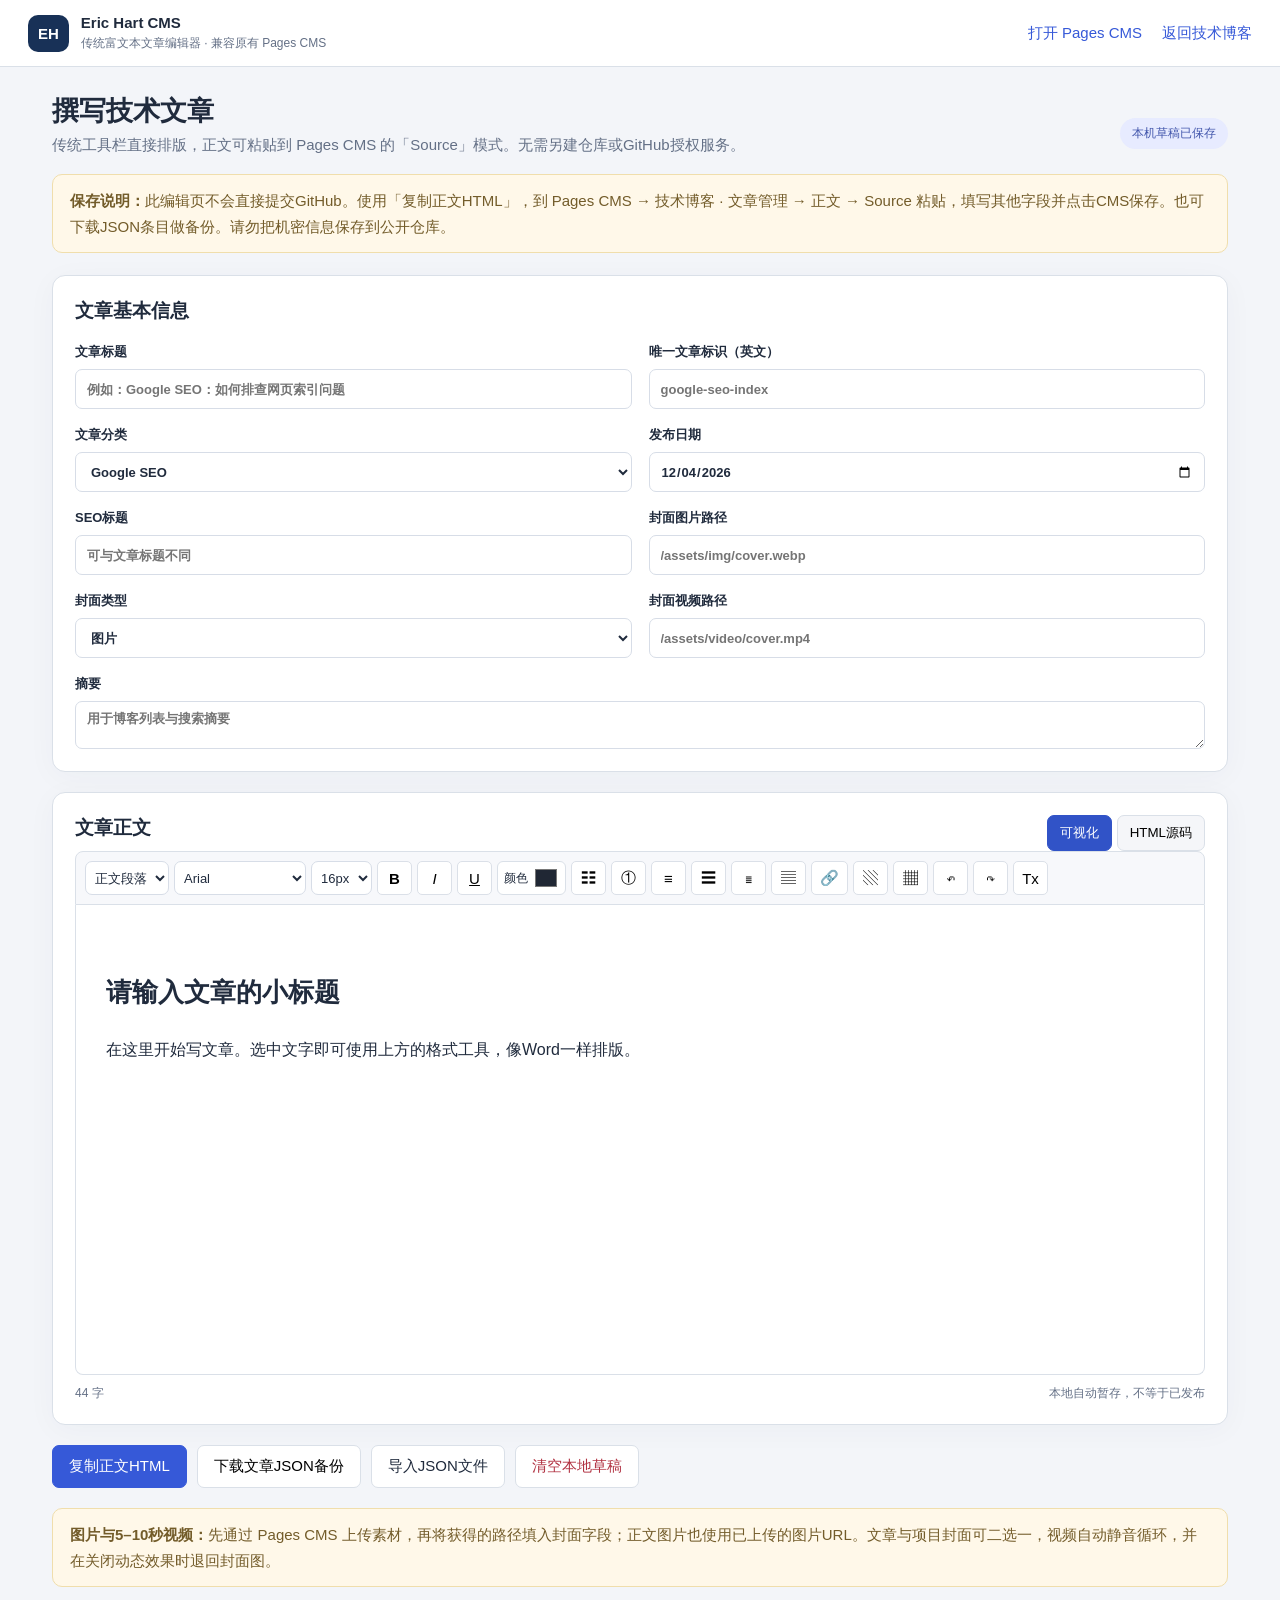
<file: article-editor.html>
<!doctype html>
<html lang="zh-CN">
<head>
<meta charset="utf-8">
<meta name="viewport" content="width=device-width,initial-scale=1">
<meta name="robots" content="noindex,nofollow">
<title>文章工具栏编辑器 · Eric Hart CMS</title>
<link rel="stylesheet" href="assets/styles/article-editor.css">
</head>
<body>
<header class="topbar"><div class="brand"><span class="symbol">EH</span><div><strong>Eric Hart CMS</strong><small>传统富文本文章编辑器 · 兼容原有 Pages CMS</small></div></div>
<nav><a href="https://app.pagescms.org/" target="_blank" rel="noopener noreferrer">打开 Pages CMS</a><a href="blog.html">返回技术博客</a></nav></header>
<main class="workspace">
<div class="intro"><div><h1>撰写技术文章</h1><p>传统工具栏直接排版，正文可粘贴到 Pages CMS 的「Source」模式。无需另建仓库或GitHub授权服务。</p></div><span class="status" id="savedStatus">本地草稿</span></div>
<div class="notice"><strong>保存说明：</strong>此编辑页不会直接提交GitHub。使用「复制正文HTML」，到 Pages CMS → 技术博客 · 文章管理 → 正文 → Source 粘贴，填写其他字段并点击CMS保存。也可下载JSON条目做备份。请勿把机密信息保存到公开仓库。</div>
<section class="panel">
<h2>文章基本信息</h2>
<div class="formgrid">
<label>文章标题 <input id="articleTitle" placeholder="例如：Google SEO：如何排查网页索引问题"></label>
<label>唯一文章标识（英文）<input id="slug" pattern="[a-z0-9-]+" placeholder="google-seo-index"></label>
<label>文章分类<select id="category"><option>Google SEO</option><option>AI与自动化</option><option>B2B数字营销</option><option>网站运营</option><option>设计与视频</option><option>工作思考</option><option>其他</option></select></label>
<label>发布日期<input type="date" id="date"></label>
<label>SEO标题<input id="seoTitle" placeholder="可与文章标题不同"></label>
<label>封面图片路径<input id="cover" placeholder="/assets/img/cover.webp"></label>
<label>封面类型<select id="coverType"><option value="image">图片</option><option value="video">短视频（5–10秒）</option></select></label>
<label>封面视频路径<input id="coverVideo" placeholder="/assets/video/cover.mp4"></label>
<label class="wide">摘要<textarea id="excerpt" rows="2" placeholder="用于博客列表与搜索摘要"></textarea></label>
</div>
</section>
<section class="panel">
<div class="editor-header"><h2>文章正文</h2><div class="mode"><button id="visualMode" class="selected" type="button">可视化</button><button id="sourceMode" type="button">HTML源码</button></div></div>
<div id="toolbar" class="toolbar" role="toolbar" aria-label="文字排版工具栏">
<label title="段落和标题"><select id="format"><option value="p">正文段落</option><option value="h2">二级标题</option><option value="h3">三级标题</option><option value="h4">四级标题</option><option value="blockquote">引用</option></select></label>
<label title="字体"><select id="font"><option value="Arial">Arial</option><option value="Microsoft YaHei">微软雅黑</option><option value="SimSun">宋体</option><option value="Georgia">Georgia</option><option value="Times New Roman">Times New Roman</option></select></label>
<label title="字号"><select id="fontSize"><option value="14">14px</option><option value="16" selected>16px</option><option value="18">18px</option><option value="20">20px</option><option value="24">24px</option></select></label>
<button type="button" data-cmd="bold" title="加粗"><b>B</b></button><button type="button" data-cmd="italic" title="斜体"><i>I</i></button><button type="button" data-cmd="underline" title="下划线"><u>U</u></button>
<label title="字体颜色" class="color">颜色<input id="color" type="color" value="#202734"></label>
<button type="button" data-cmd="insertUnorderedList" title="无序列表">☷</button><button type="button" data-cmd="insertOrderedList" title="编号列表">①</button>
<button type="button" data-cmd="justifyLeft" title="左对齐">≡</button><button type="button" data-cmd="justifyCenter" title="居中">☰</button><button type="button" data-cmd="justifyRight" title="右对齐">≣</button><button type="button" data-cmd="justifyFull" title="两端对齐">▤</button>
<button type="button" id="insertLink" title="插入超链接">🔗</button><button type="button" id="insertImage" title="插入图片路径">▧</button><button type="button" id="insertTable" title="插入表格">▦</button>
<button type="button" data-cmd="undo" title="撤销">↶</button><button type="button" data-cmd="redo" title="重做">↷</button><button type="button" data-cmd="removeFormat" title="清除样式">Tx</button>
</div>
<div id="editor" class="page-content" contenteditable="true" spellcheck="true" aria-label="文章正文"><h2>请输入文章的小标题</h2><p>在这里开始写文章。选中文字即可使用上方的格式工具，像Word一样排版。</p></div>
<textarea id="source" class="source" spellcheck="false" aria-label="文章HTML源码" hidden></textarea>
<div class="editor-foot"><span id="stats">0 字</span><span>本地自动暂存，不等于已发布</span></div>
</section>
<div class="actions">
<button id="copy" class="primary" type="button">复制正文HTML</button>
<button id="download" type="button">下载文章JSON备份</button>
<label class="import">导入JSON文件<input id="importFile" type="file" accept=".json,application/json" hidden></label>
<button id="clear" class="danger" type="button">清空本地草稿</button>
</div>
<div class="notice bottom"><strong>图片与5–10秒视频：</strong>先通过 Pages CMS 上传素材，再将获得的路径填入封面字段；正文图片也使用已上传的图片URL。文章与项目封面可二选一，视频自动静音循环，并在关闭动态效果时退回封面图。</div>
</main>
<script src="assets/js/article-editor.js"></script>
</body>
</html>
</file>
<file: assets/styles/article-editor.css>
:root{color-scheme:light;--blue:#3659d8;--ink:#202b3d;--line:#dae0e8;--muted:#647086;--bg:#f3f5f9}*{box-sizing:border-box}body{margin:0;background:var(--bg);color:var(--ink);font-family:Arial,"Microsoft YaHei",sans-serif;font-size:15px}.topbar{display:flex;justify-content:space-between;align-items:center;gap:16px;padding:14px max(28px,calc((100% - 1230px)/2));background:#fff;border-bottom:1px solid var(--line)}.brand{display:flex;gap:12px;align-items:center}.brand>div{display:flex;flex-direction:column;gap:4px}.brand small{color:var(--muted);font-size:12px}.symbol{background:#183157;color:white;border-radius:10px;padding:10px;font-weight:700}.topbar nav{display:flex;gap:20px}.topbar a{color:var(--blue);text-decoration:none}.workspace{max-width:1220px;margin:26px auto;padding:0 22px 45px}.intro{display:flex;justify-content:space-between;align-items:center;gap:16px}.intro h1{font-size:27px;margin:0 0 7px}.intro p{margin:0 0 19px;color:var(--muted)}.status{background:#e7ebff;border-radius:20px;color:#4256ac;padding:7px 12px;font-size:12px;white-space:nowrap}.notice{background:#fff8e9;border:1px solid #f0deac;border-radius:10px;padding:13px 17px;margin-bottom:22px;color:#735c2a;line-height:1.7}.panel{background:#fff;border:1px solid var(--line);border-radius:13px;padding:22px;margin:20px 0;box-shadow:0 5px 30px rgba(40,52,87,.035)}.panel h2{font-size:19px;margin:0 0 19px}.formgrid{display:grid;grid-template-columns:1fr 1fr;gap:17px}.formgrid label{display:flex;flex-direction:column;gap:8px;font-size:13px;font-weight:600}.formgrid .wide{grid-column:1/-1}input,textarea,select{font:inherit;border:1px solid #d7dde7;background:white;color:var(--ink);border-radius:7px;min-height:40px;padding:8px 11px;max-width:100%}input:focus,textarea:focus,select:focus{outline:2px solid #8b9ef2;outline-offset:1px}.formgrid textarea{resize:vertical}.editor-header{display:flex;justify-content:space-between;gap:10px;align-items:center}.editor-header h2{margin-bottom:10px}.mode{display:flex;gap:5px}.mode button{border:1px solid var(--line);background:#f5f6f9;padding:8px 12px;border-radius:7px;cursor:pointer}.mode button.selected{background:#3153c7;color:white;border-color:#3153c7}.toolbar{background:#f7f8fb;border:1px solid var(--line);border-radius:8px 8px 0 0;padding:9px;display:flex;align-items:center;gap:5px;flex-wrap:wrap}.toolbar label select{height:34px;min-height:34px;padding:5px;max-width:132px;font-size:13px}.toolbar button{background:white;border:1px solid #dbe0e8;border-radius:5px;min-width:35px;height:34px;padding:4px 8px;cursor:pointer;font-size:15px}.toolbar button:hover{background:#e4eafa}.toolbar .color{display:flex;align-items:center;gap:5px;background:white;border:1px solid var(--line);padding:3px 6px;border-radius:6px;font-size:12px}.toolbar .color input{min-width:26px;width:26px;min-height:26px;height:26px;padding:0;border:0}.page-content,.source{border:1px solid var(--line);border-top:0;width:100%;min-height:470px;padding:26px 30px;font:16px/1.85 Arial,"Microsoft YaHei",sans-serif;outline:0;background:#fff;border-radius:0 0 8px 8px}.page-content:focus,.source:focus{box-shadow:inset 0 0 0 1px #7693e4}.page-content h2{font-size:1.6em;margin:1.5em 0 .7em}.page-content h3{font-size:1.35em}.page-content img{max-width:100%;height:auto}.page-content table{border-collapse:collapse;max-width:100%}.page-content td,.page-content th{border:1px solid #bfc6d3;padding:8px 12px}.page-content blockquote{border-left:4px solid #456fc8;padding:8px 18px;background:#f2f6fc}.source{display:block;resize:vertical;font:13px/1.6 Consolas,Monaco,monospace}.source[hidden],.page-content[hidden]{display:none}.editor-foot{display:flex;justify-content:space-between;gap:10px;color:var(--muted);font-size:12px;margin-top:10px}.actions{display:flex;align-items:center;flex-wrap:wrap;gap:10px}.actions button,.actions .import{cursor:pointer;font:inherit;border:1px solid var(--line);border-radius:7px;background:#fff;padding:11px 16px}.actions .primary{background:var(--blue);border-color:var(--blue);color:white}.actions .danger{color:#b13242}.actions button:hover,.actions .import:hover{filter:brightness(.96)}.bottom{margin-top:20px}@media(max-width:720px){.topbar{padding:12px 18px;align-items:flex-start}.topbar nav{flex-direction:column;gap:5px;font-size:12px}.workspace{padding:0 12px}.intro{align-items:flex-start}.intro h1{font-size:23px}.formgrid{grid-template-columns:1fr}.panel{padding:15px}.page-content,.source{padding:15px;min-height:370px}.toolbar label select{max-width:105px}.editor-foot{flex-direction:column}}
</file>
